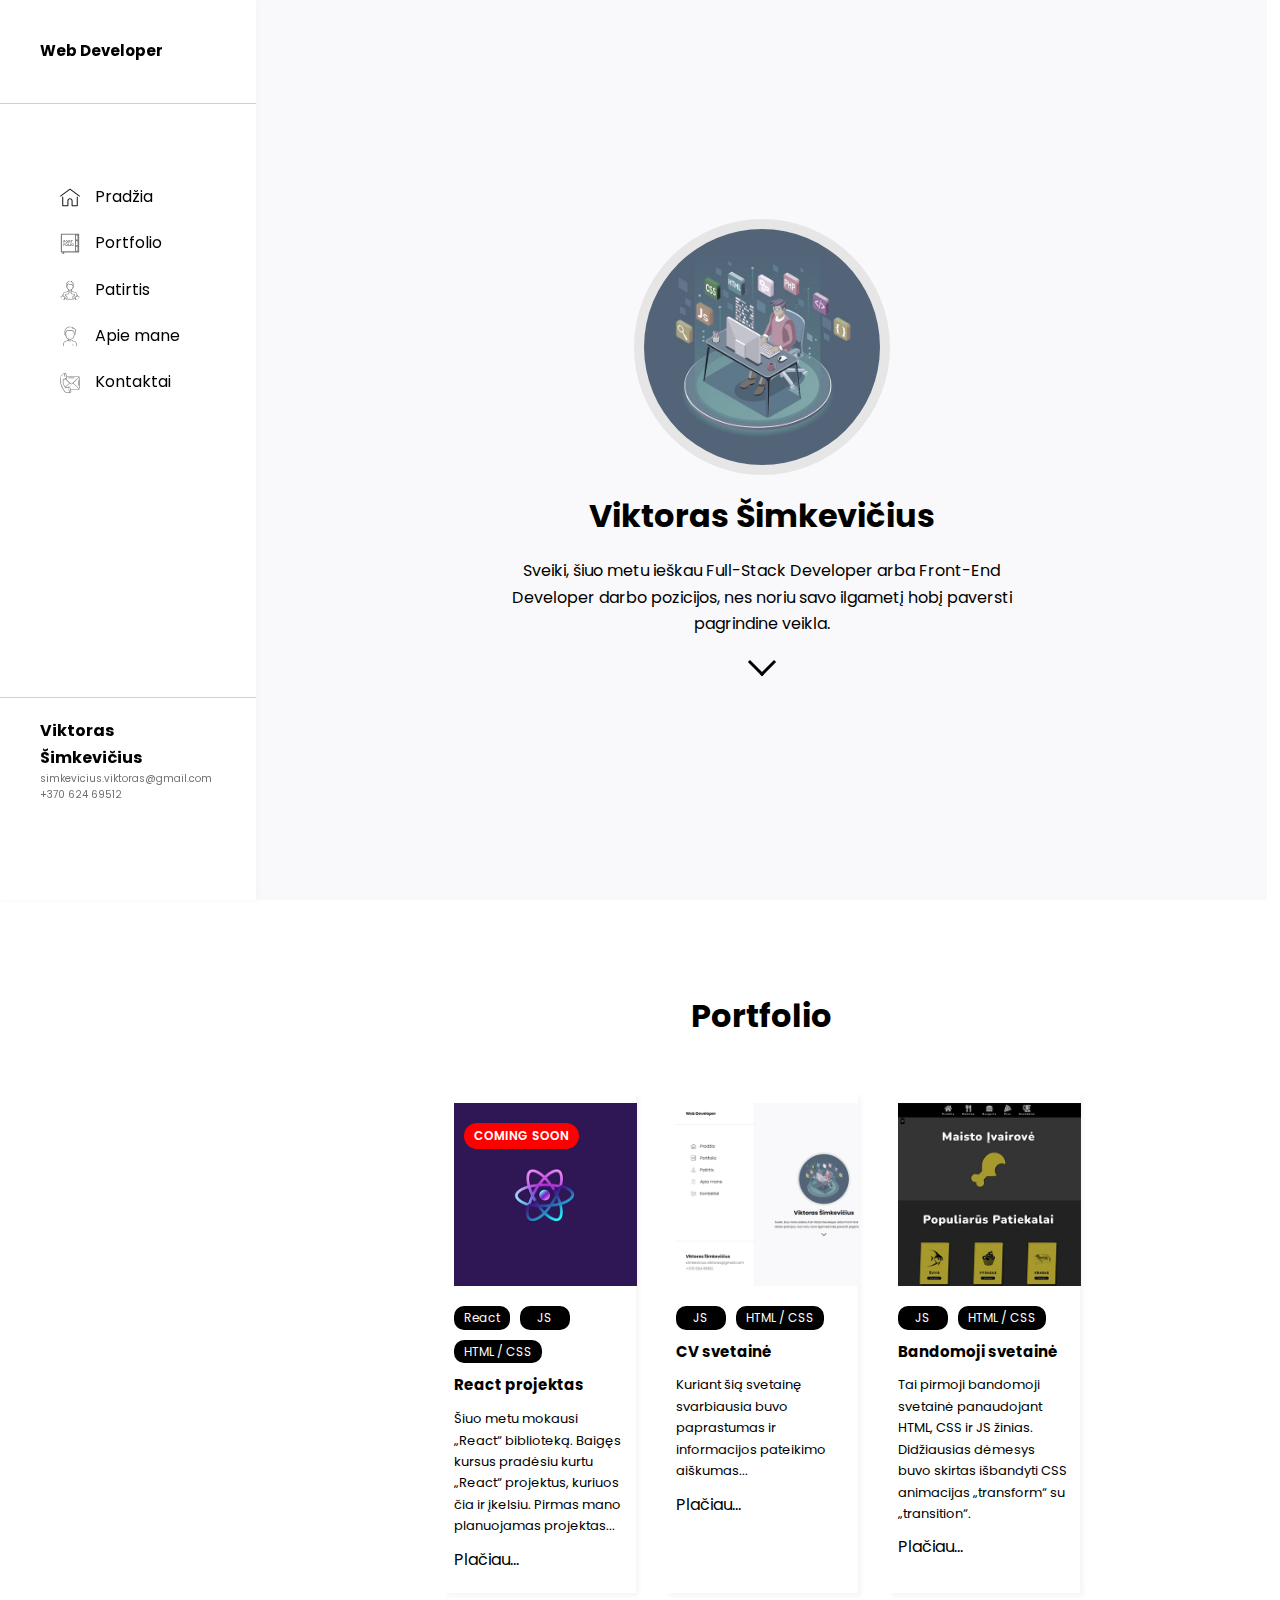
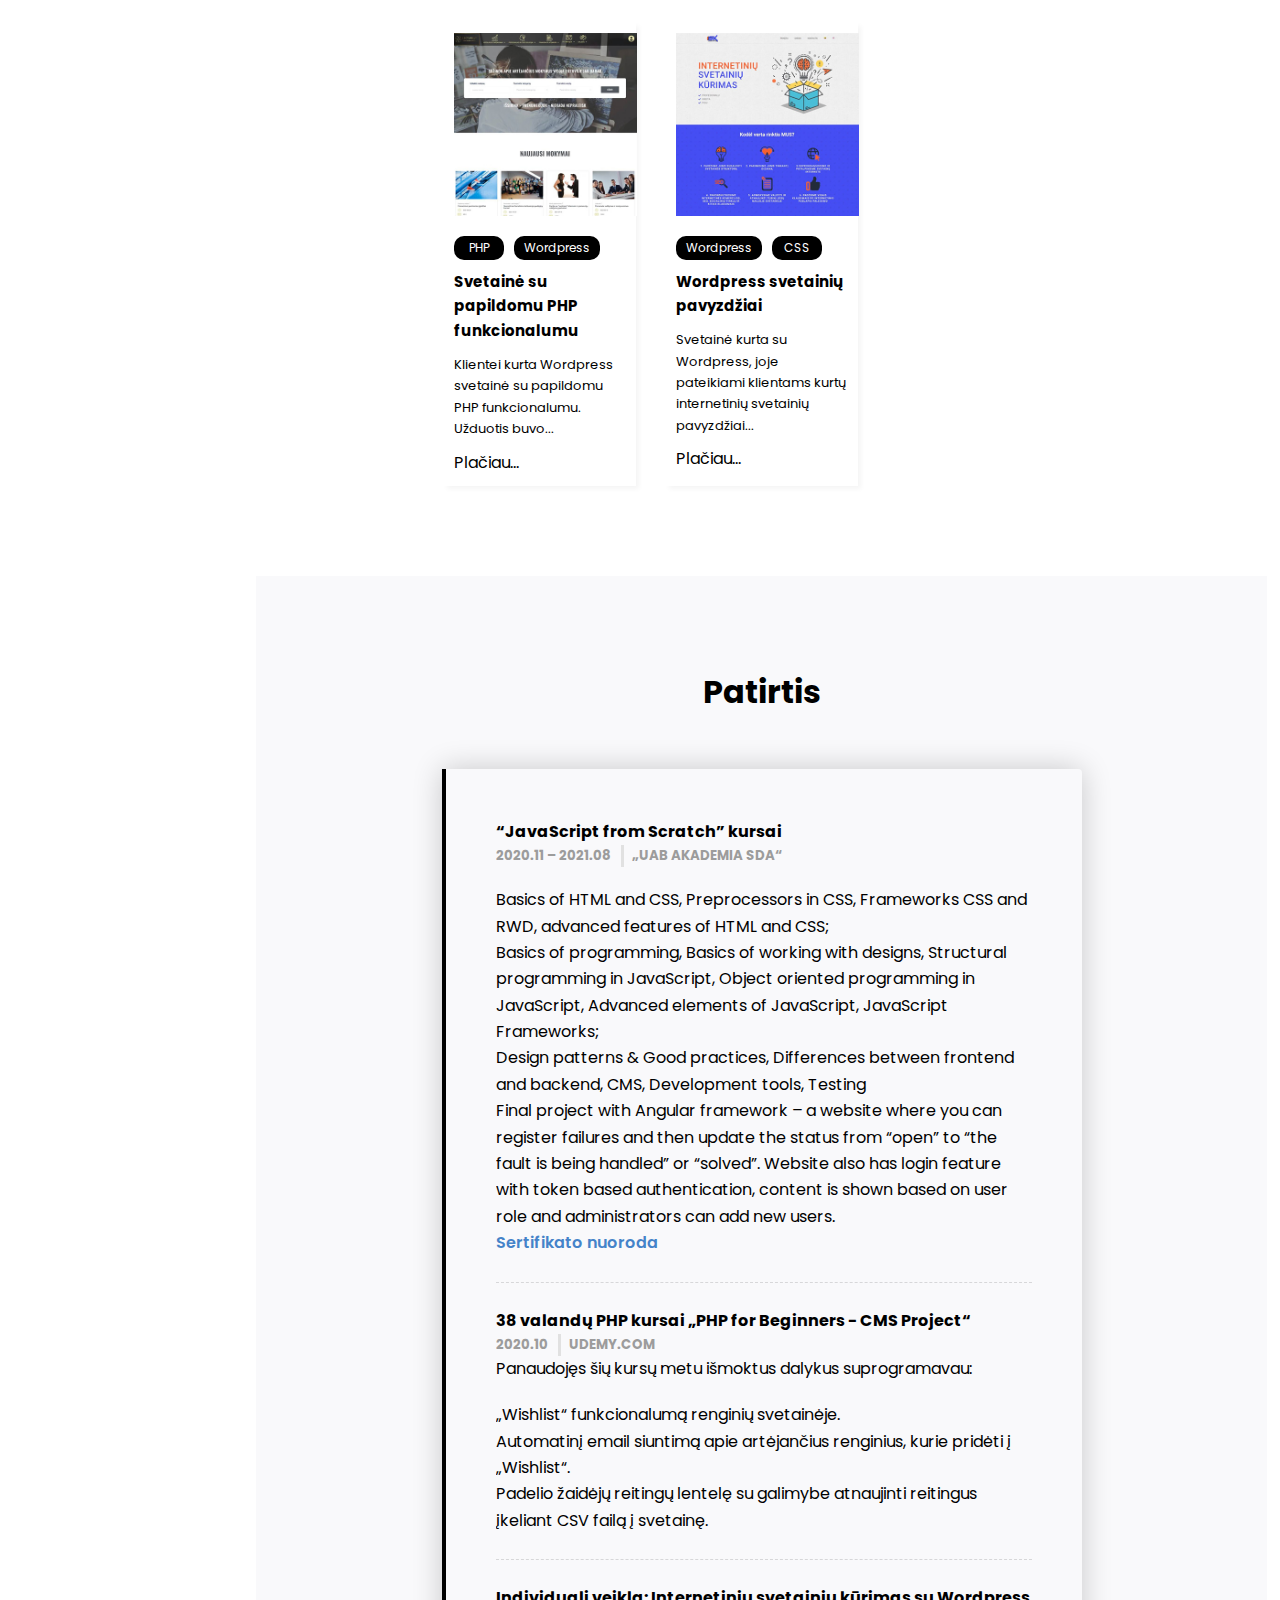
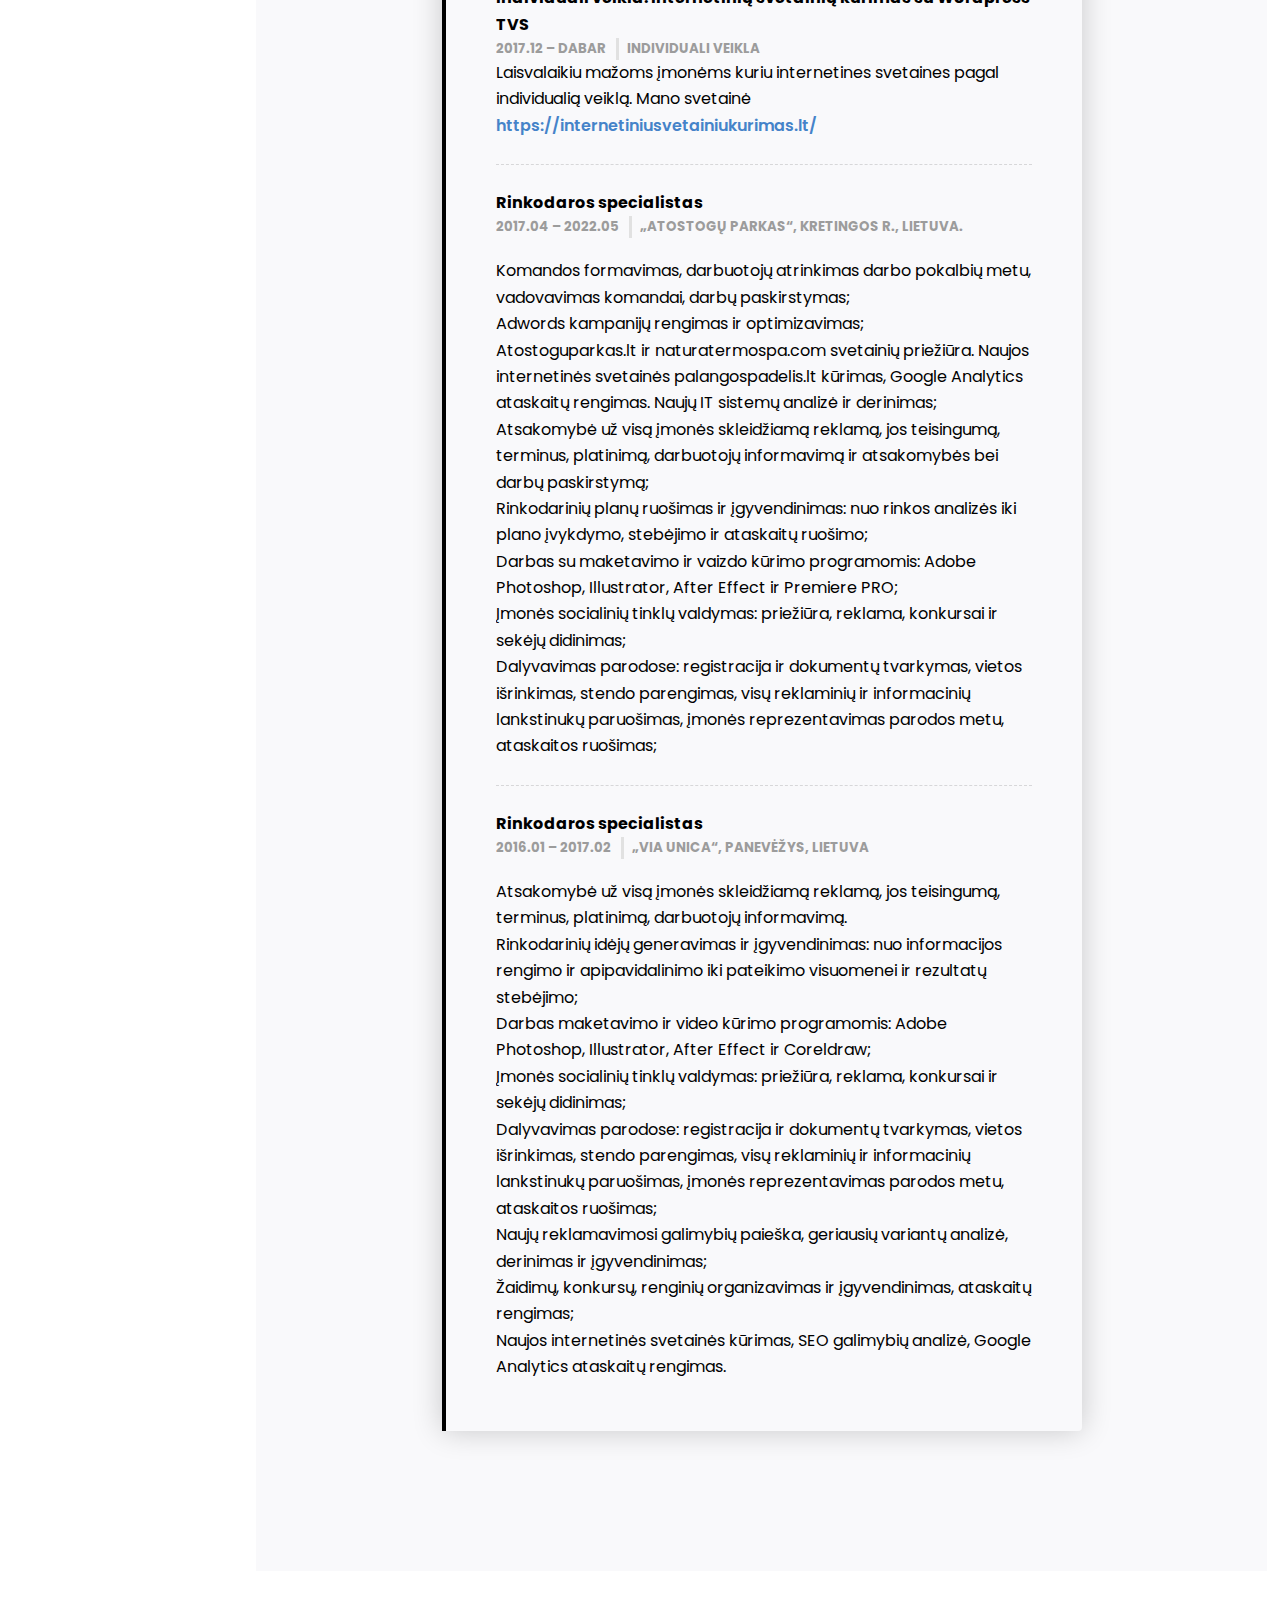
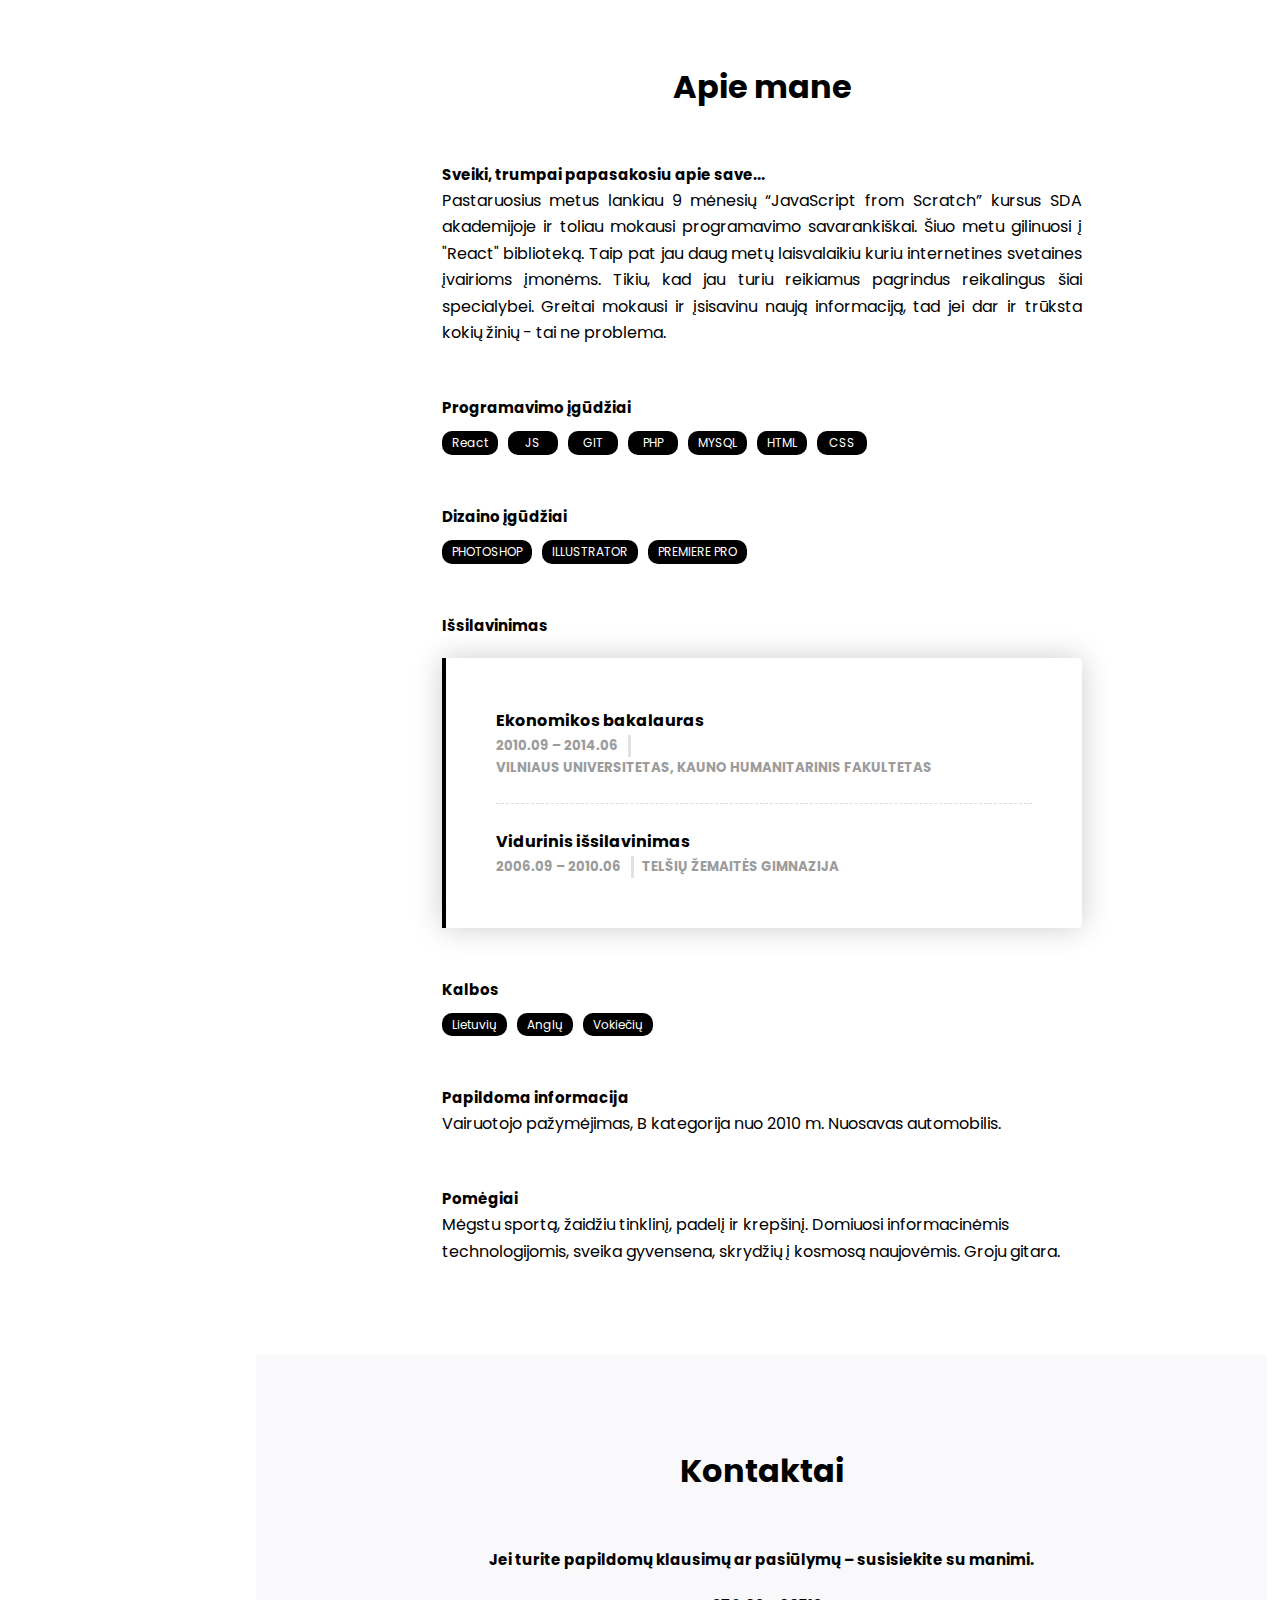
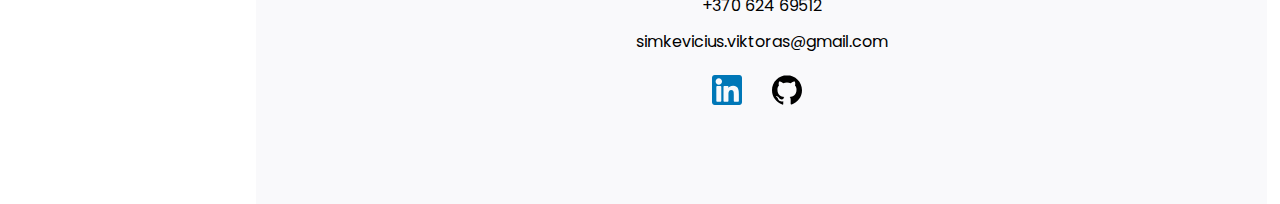
<file: index.html>
<!DOCTYPE html>
<html lang="en">
<head>
    <meta charset="UTF-8">
    <meta http-equiv="X-UA-Compatible" content="IE=edge">
    <meta name="viewport" content="width=device-width, initial-scale=1.0">
    <title>Viktoras Šimkevičius</title>
    <link rel="stylesheet" href="style.css">
    <script src="script.js"></script>
    <link rel="icon" type="image/x-icon" href="/img/favi2.png">
    <link rel="stylesheet" href="https://cdnjs.cloudflare.com/ajax/libs/font-awesome/4.7.0/css/font-awesome.min.css">
</head>
<body>
    <nav role="navigation" class="mob-nav-container">
        <div id="menuToggle">
        <input type="checkbox" id="mob-menu-checkbox"/>
            <span></span>
            <span></span>
            <span></span>
        <ul id="menu">
        <a onclick="page0(); unCheck()" href="#home"><img class="svg" src="img/svg/home.svg" alt="" /><li>Pradžia</li></a>
        <a onclick="page0(); unCheck()" href="#portfolio"><img class="svg" src="img/svg/portfolio.svg" alt="" /><li>Portfolio</li></a>
        <a onclick="page0(); unCheck()" href="#experience"><img class="svg" src="img/svg/experience.svg" alt="" /><li>Patirtis</li></a>
        <a onclick="page0(); unCheck()" href="#about"><img class="svg" src="img/svg/human.svg" alt="" /><li>Apie mane</li></a>
        <a onclick="page0(); unCheck()" href="#contact"><img class="svg custom" src="img/svg/contact.svg" alt="" /><li>Kontaktai</li></a>
        </ul>
        </div>
    </nav>
    <div class="desktop-body">
        <nav class="desktop-navigation">
            <div class="nav-top">
                <h3>Web Developer</h3>
            </div>
            <div class="meniu-container">
                <ul class="meniu">
                    <a onclick="page0()" href="#home"><img class="svg" src="img/svg/home.svg" alt="" /><li>Pradžia</li></a>
                    <a onclick="page0()" href="#portfolio"><img class="svg" src="img/svg/portfolio.svg" alt="" /><li>Portfolio</li></a>
                    <a onclick="page0()" href="#experience"><img class="svg" src="img/svg/experience.svg" alt="" /><li>Patirtis</li></a>
                    <a onclick="page0()" href="#about"><img class="svg" src="img/svg/human.svg" alt="" /><li>Apie mane</li></a>
                    <a onclick="page0()" href="#contact"><img class="svg custom" src="img/svg/contact.svg" alt="" /><li>Kontaktai</li></a>
                </ul>
            </div>
            <div class="nav-bottom">
                <p><b>Viktoras Šimkevičius</b></p>
                <a href="mailto:simkevicius.viktoras@gmail.com">
                    <p class="nav-contacts">simkevicius.viktoras@gmail.com</p>
                </a>
                <a href="tel:+37062469512">
                    <p class="nav-contacts">+370 624 69512</p>
                </a>
                
            </div>
        </nav>
        <div class="nav-spacer"></div>
        <div class="content" id="content">
           
        </div>
    </div>      
    
</body>
</html>
</file>
<file: style.css>
@import url('https://fonts.googleapis.com/css2?family=Inter:wght@300;400;500;600;700;800;900&family=Poppins:wght@100;200;300;400;500;600;700;800;900&display=swap');

html{scroll-behavior:smooth}

* {
    -webkit-box-sizing: border-box;
    box-sizing: border-box;
    padding: 0;
    margin: 0;
    list-style: none ;
    outline: none ;
}
 
*:after,
*:before {
    -webkit-box-sizing: border-box;
    box-sizing: border-box;
}
 
h1,
h2,
h3,
h4,
h5,
h6 {
    margin: 0;
    padding: 0;
}
 
i,
em {
    font-style: normal;
}
 
a:hover {
    text-decoration: none;
}
 
html,
 
 
body {
    font-family: "Poppins", sans-serif;
    font-size: 16px;
    line-height: 1.65;
    -webkit-font-smoothing: antialiased;
    -moz-osx-font-smoothing: grayscale;.
    
}
 
h1,
h2,
h3,
h4,
h5,
h6 {
    font-family: "Poppins", serif;
    -webkit-font-smoothing: antialiased;
    -moz-osx-font-smoothing: grayscale;
}
 
span {
    display: inline-block;
}
 
p {
    line-height: 1.65;
}
 
a,
a:hover,
a:focus {
    color: inherit;
}
 
a {
    text-decoration: none;
    color: black;
    outline: none;
}

h3 {
    font-size: 15px;
}

/*-----------------------General START-----------------------*/

.link {
    color: rgb(69, 131, 201);
    font-weight: 600;
}

.link:hover {
    color: rgb(55, 103, 158);
}

.justify {
    text-align: justify;
}

.center {
    text-align: center;
}

.spacer {
    padding-top: 50px;
}

.mt20 {
    margin-top: 20px!important;
}

.mt10 {
    margin-top: 10px!important;
}
/*-----------------------General END-----------------------*/

/*-----------------------Main layout START-----------------------*/

.desktop-body {
    display: flex;
    /* width: 100%; */
}

.desktop-navigation {
    height: 100vh;
    display: flex;
    flex-direction: column;
    justify-content: space-between;
    box-shadow: 3px 0 5px #f5f5f5;
    width: 20vw;
    position: fixed;
}

.nav-spacer {
    height: 100vh;
    width: 20vw;
}

.content {
    /* flex-grow: 10; sa*/
    width: 79vw;
}

/*-----------------------Main layout END-----------------------*/

/*-----------------------Nav side bar START-----------------------*/



.nav-top {
    flex-grow: 1;
    padding: 20px 40px;
    display: flex;
    align-items: center;
}

.meniu-container {
    border-bottom: 1px solid #cbd3d9;
    border-top: 1px solid #cbd3d9;
    flex-grow: 7;
    padding: 20px 40px;
}

.nav-bottom {
    flex-grow: 2;
    padding: 20px 40px;
}

.meniu {
    padding-top: 5vh;
    /* padding-left: 30px; */
}

.meniu > a  {
    display: flex;
    padding: 5px 10px 5px 20px;
    margin: 10px 0;
    color: black;
}

.meniu > a:hover {
    background-color: #f0f0f0;
   }

.meniu > a > li:target {
background-color: #f0f0f0;
}

.svg {
    padding-right: 15px;
    margin-bottom: -1px;
}

.nav-contacts {
    font-size: 14px;
    color: #707070;
}


    

/*-----------------------Nav side bar END-----------------------*/

/*-----------------------Home START-----------------------*/

.home {
    display: flex;
    flex-direction: column;
    align-items: center;
    flex-grow: 8;
    height: 100vh;
    justify-content: center;
    gap: 15px;
    background-color: #f9f9fb;
}

.home-description {
    width: 40vw; 
    text-align: center;
}

.home-img {
    width: 20vw;
    border-radius: 100%;
    border: #e6e6e6 solid 10px;

}

.arrow {
    border: solid black;
    border-width: 0 3px 3px 0;
    display: inline-block;
    padding: 3px;
    width: 20px;
    height: 20px;
  }

  .down {
    transform: rotate(45deg);
    -webkit-transform: rotate(45deg);
  }

  .left {
    transform: rotate(135deg);
    -webkit-transform: rotate(135deg);
  }

/*-----------------------Home END-----------------------*/

/*-----------------------Portfolio START-----------------------*/

.portfolio {
    
    display: flex;
    flex-direction: column;
    align-items: center;
    padding: 10vh 7vw;
    gap: 50px;
}

.portfolio-items-container {
    display: grid;
    grid-template-columns: repeat(3, 15vw);
    grid-gap: 30px;
    grid-template-rows: minmax(500px, auto);
}

.portfolio-item {
    box-shadow: 3px 3px 5px #f5f5f5;
    padding: 10px;
    display: flex;
    flex-direction: column;
    gap: 10px;
    position: relative;
    height: 100%;
    justify-content: flex-start;
}

.portfolio-item:hover {
    box-shadow: 5px 5px 7px #e7e7e7;
    cursor: pointer; 
}

.portfolio-img{
    width: 14.3vw;
}

.tags {
    display: flex;
    gap: 10px;
    padding-top: 10px;
    flex-wrap: wrap;
}

.tag {
    background-color: black;
    color: white;
    min-width: 50px;
    text-align: center;
    font-size: 12px;
    border-radius: 10px;
    padding: 2px 10px;
}

.portfolio-short-description {
    font-size: 13px;
}

.button {
    /* border: 1px rgba(219, 219, 219, 0.336) solid; */
    box-shadow: 3px 3px 5px #f5f5f5;
    width: 100px;
    text-align: center;
}

.coming-soon {
    background-color: red;
    padding: 3px 10px;
    font-size: 12px;
    color: white;
    position: absolute;
    top: 30px;
    left: 20px;
    border-radius: 40px;
    text-align: center;
    text-transform: uppercase;
    font-weight: 600;
}

.portfolio-more {
    display: flex;
    align-items: flex-end;
    /* height: 100px; */
}

/*-----------------------Portfolio END-----------------------*/

/*-----------------------Patirtis / Experience START-----------------------*/

.experience {
    background-color: #f9f9fb;
    width: 79vw;
    display: flex;
    flex-direction: column;
    align-items: center;
    padding: 10vh 7vw;
    gap: 50px;
}

.timeline {
    border-left: 4px solid black;
    -webkit-border-bottom-right-radius: 4px;
    border-bottom-right-radius: 4px;
    -webkit-border-top-right-radius: 4px;
    border-top-right-radius: 4px;
    background: rgba(255, 255, 255, 0.03);
    position: relative;
    padding: 50px;
    /* list-style: none; */
    text-align: left;
    max-width: 100%;
    margin: 0 auto 50px auto;
    -webkit-box-shadow: 0 0 30px rgba(0, 0, 0, 0.2);
    box-shadow: 0 0 30px rgba(0, 0, 0, 0.2);
    width: 50vw;
}

.event {
    border-bottom: 1px dashed rgba(85, 85, 85, 0.205);
    padding-bottom: 25px;
    margin-bottom: 25px;
    position: relative;
    overflow: hidden;
}

.event:after {
    -webkit-box-shadow: 0 0 0 4px black;
    box-shadow: 0 0 0 4px black;
    left: -57px;
    background: white;
    -webkit-border-radius: 50%;
    border-radius: 50%;
    height: 11px;
    width: 11px;
    content: "";
    top: 5px;
    position: absolute;
    display: block;
    
}

.event:last-of-type {
    padding-bottom: 0;
    margin-bottom: 0;
    border: none;
}

.date {
    margin-right: 5px;
    padding-right: 10px;
    border-right: 3px solid #e1e1e1;
    color: rgb(156, 156, 156);
    text-transform: uppercase;
}

.company {
    margin-right: 5px;
    padding-right: 10px;
    color: rgb(156, 156, 156);
    text-transform: uppercase;
}

.experience  .listas {
    padding-top: 20px;
    list-style: inside!important;
}

.experience  .listas > li {
   list-style: circle!important;
}

/*-----------------------Patirtis / Experience END-----------------------*/

/*-----------------------About me START-----------------------*/

.about {
    width: 79vw;
    display: flex;
    flex-direction: column;
    align-items: center;
    padding: 10vh 7vw;
    gap: 50px;
}

.about-info {
    width: 50vw;
}

/*-----------------------About me END-----------------------*/

/*-----------------------Contacts START-----------------------*/

.contacts {
    width: 79vw;
    display: flex;
    flex-direction: column;
    align-items: center;
    padding: 10vh 7vw;
    gap: 50px;
    background-color: #f9f9fb;
}

.contact-line {
    display: flex;
    justify-content: center;
    align-items: center;
    gap: 20px;
}

.contact-svg {
    width: 30px;
    margin-right: 10px;
}

/*-----------------------Contacts END-----------------------*/

/*-----------------------Project page START-----------------------*/

.project-container {
    display: flex;
    width: 79vw;
    padding: 10vh 7vw;
    gap: 50px;
}

.project-info {
    width: 50%;
}

.project-photo {
    width: 50%;
    display: flex;
    justify-content: center;
}

.project-img{
  width: 400px;
}

.back-button{
    display: flex;
    align-items: center;
    cursor: pointer;
}

.github-link {
    display: flex;
    align-items: center;
}
/*-----------------------Project page END-----------------------*/

/*-----------------------Mobile menu START-----------------------*/


  .mob-nav-container {
    background-color: #1E1E23;
    height: 65px;
    z-index: 10;
    width: 100%;
    position: fixed;
  }

  #menuToggle {
    display: flex;
    flex-direction: column;
    position: relative;
    top: 25px;
    left: 25px;
    z-index: 1;
    -webkit-user-select: none;
    user-select: none;
  }
  
  #menuToggle input
  {
    display: flex;
    width: 40px;
    height: 32px;
    position: absolute;
    cursor: pointer;
    opacity: 0;
    z-index: 2;
  }
  
  #menuToggle span
  {
    display: flex;
    width: 29px;
    height: 2px;
    margin-bottom: 5px;
    position: relative;
    background: #ffffff;
    border-radius: 3px;
    z-index: 1;
    transform-origin: 5px 0px;
    transition: transform 0.5s cubic-bezier(0.77,0.2,0.05,1.0),
                background 0.5s cubic-bezier(0.77,0.2,0.05,1.0),
                opacity 0.55s ease;
  }
  
  #menuToggle span:first-child
  {
    transform-origin: 0% 0%;
  }
  
  #menuToggle span:nth-last-child(2)
  {
    transform-origin: 0% 100%;
  }
  
  #menuToggle input:checked ~ span
  {
    opacity: 1;
    transform: rotate(45deg) translate(-3px, -1px);
    background: #36383F;
  }
  #menuToggle input:checked ~ span:nth-last-child(3)
  {
    opacity: 0;
    transform: rotate(0deg) scale(0.2, 0.2);
  }
  
  #menuToggle input:checked ~ span:nth-last-child(2)
  {
    transform: rotate(-45deg) translate(0, -1px);
  }
  
  #menu
  {
    position: absolute;
    width: 80vw;
    height: 100vh;
    box-shadow: 0 0 10px #85888C;
    margin: -50px 0 0 -50px;
    padding: 50px;
    padding-top: 125px;
    background-color: #F5F6FA;
    -webkit-font-smoothing: antialiased;
    transform-origin: 0% 0%;
    transform: translate(-100%, 0);
    transition: transform 0.5s cubic-bezier(0.77,0.2,0.05,1.0);
    
}

#menu > a {
    display:flex;
}
  
  #menu li
  {
    padding: 10px 0;
    transition-delay: 2s;
  }
  
  #menuToggle input:checked ~ ul
  {
    transform: none;
  }



/*-----------------------Mobile menu END-----------------------*/

/*-----------------------Response START-----------------------*/


@media only screen and (max-width: 1360px) {
    .nav-contacts{
        font-size: 10px;
    }
}

@media only screen and (max-width: 1170px) {
    .meniu {
        font-size: 12px;
    }
}

@media only screen and (max-width: 1020px) {
    .nav-contacts{
        font-size: 8px;
    }
}

@media only screen and (min-width: 900px) {
    .mob-nav-container{
        display: none;
    }
}

@media only screen and (max-width: 900px) {
    .desktop-navigation{
        display: none;
    }
    .nav-spacer{
        display: none;
    }
    .content {
        /* flex-grow: 10; sa*/
        width: 100vw;
    }
    .home-description {
        width: 80vw;
    }
    .home-img {
        width: 50vw;
    }
    .portfolio-items-container {
        display: flex;
        flex-direction: column;
    }
    .portfolio-img{
        width: 80vw;
    }
    .experience {
       width: 100vw;
    }
    .timeline {
        width: 80vw;
    }
    .about {
        width: 100vw;
    }
    .about-info {
        width: 80vw;
    }
    .contacts {
        width: 100vw;
    }
    .project-container {
        width: 100vw;
        padding: 10vh 30px;
        flex-direction: column-reverse;
    }
    .project-img{
        width: 100%;
        height: 300px;
        object-fit: cover;
        object-position: top;
      }
      .project-info {
        width: 100%;
    }
    .project-photo {
        width: 100%;
    }
}

/*-----------------------Response END-----------------------*/
</file>
